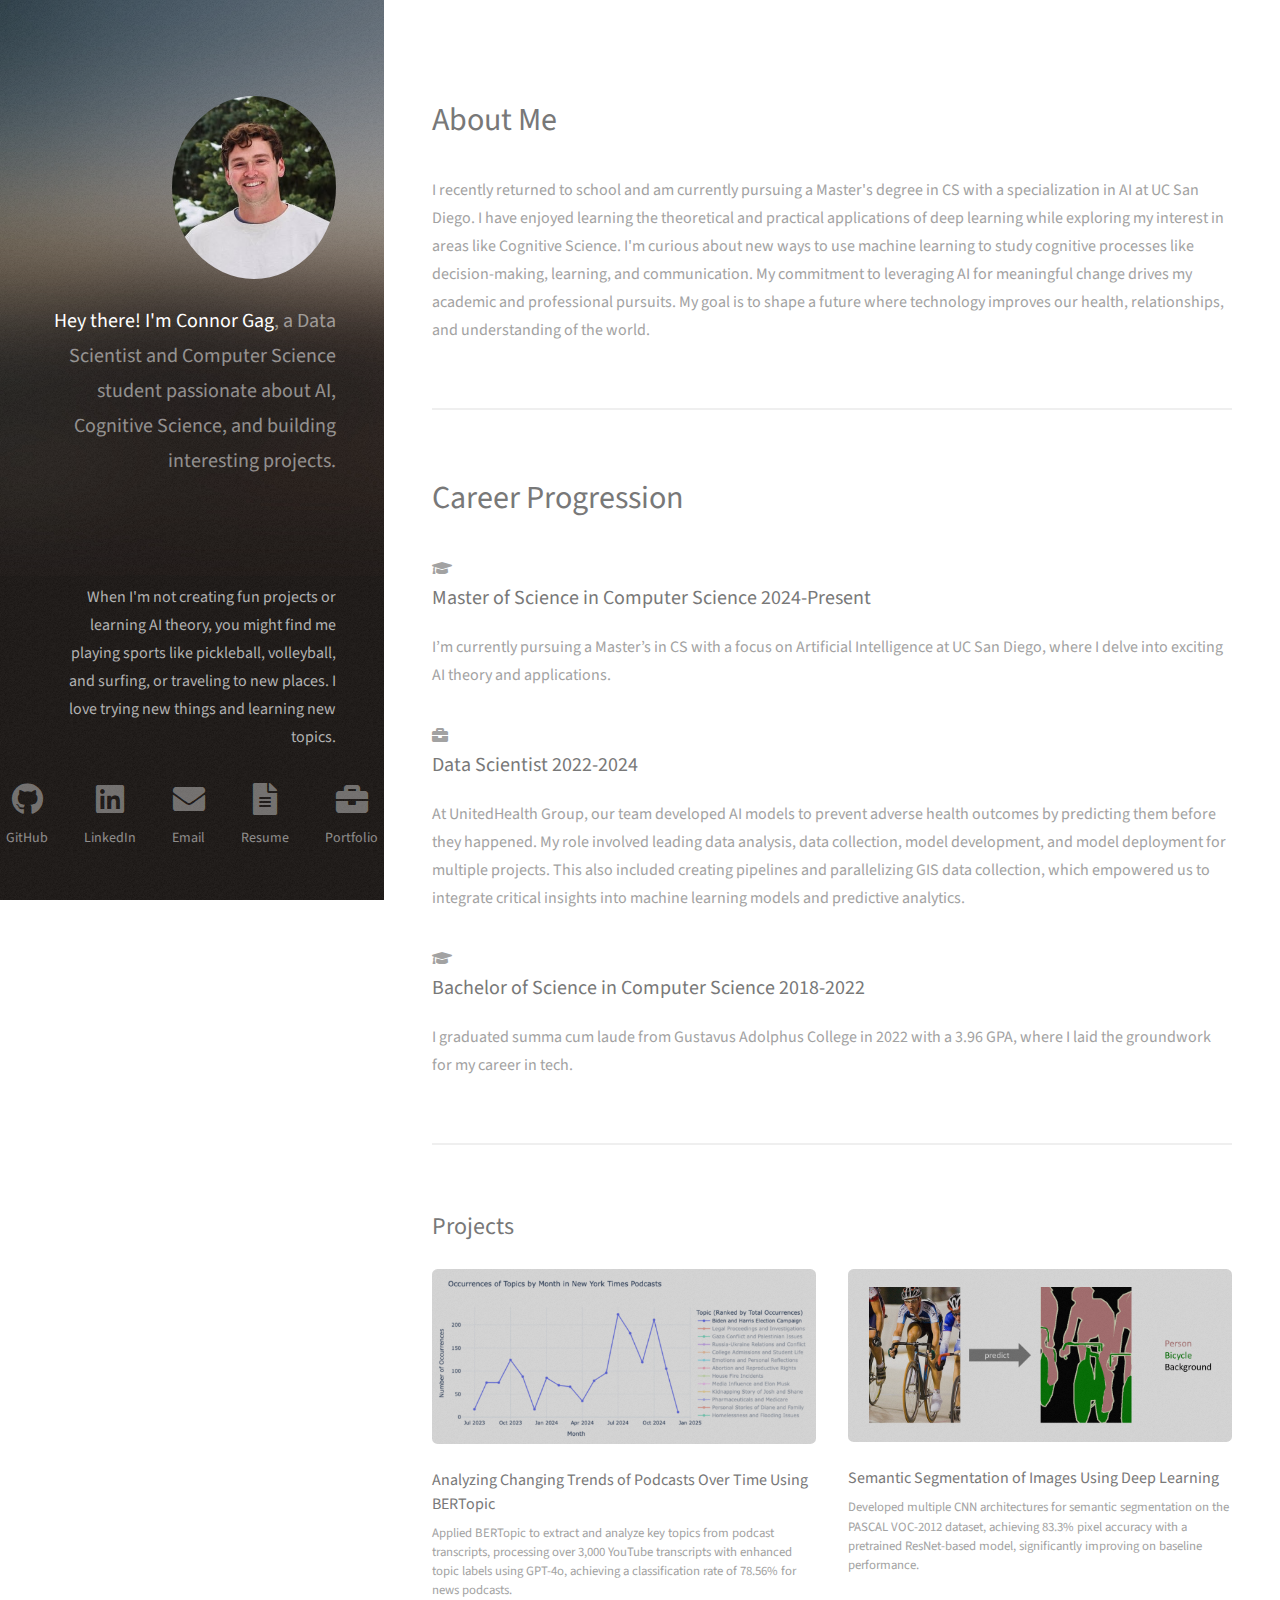
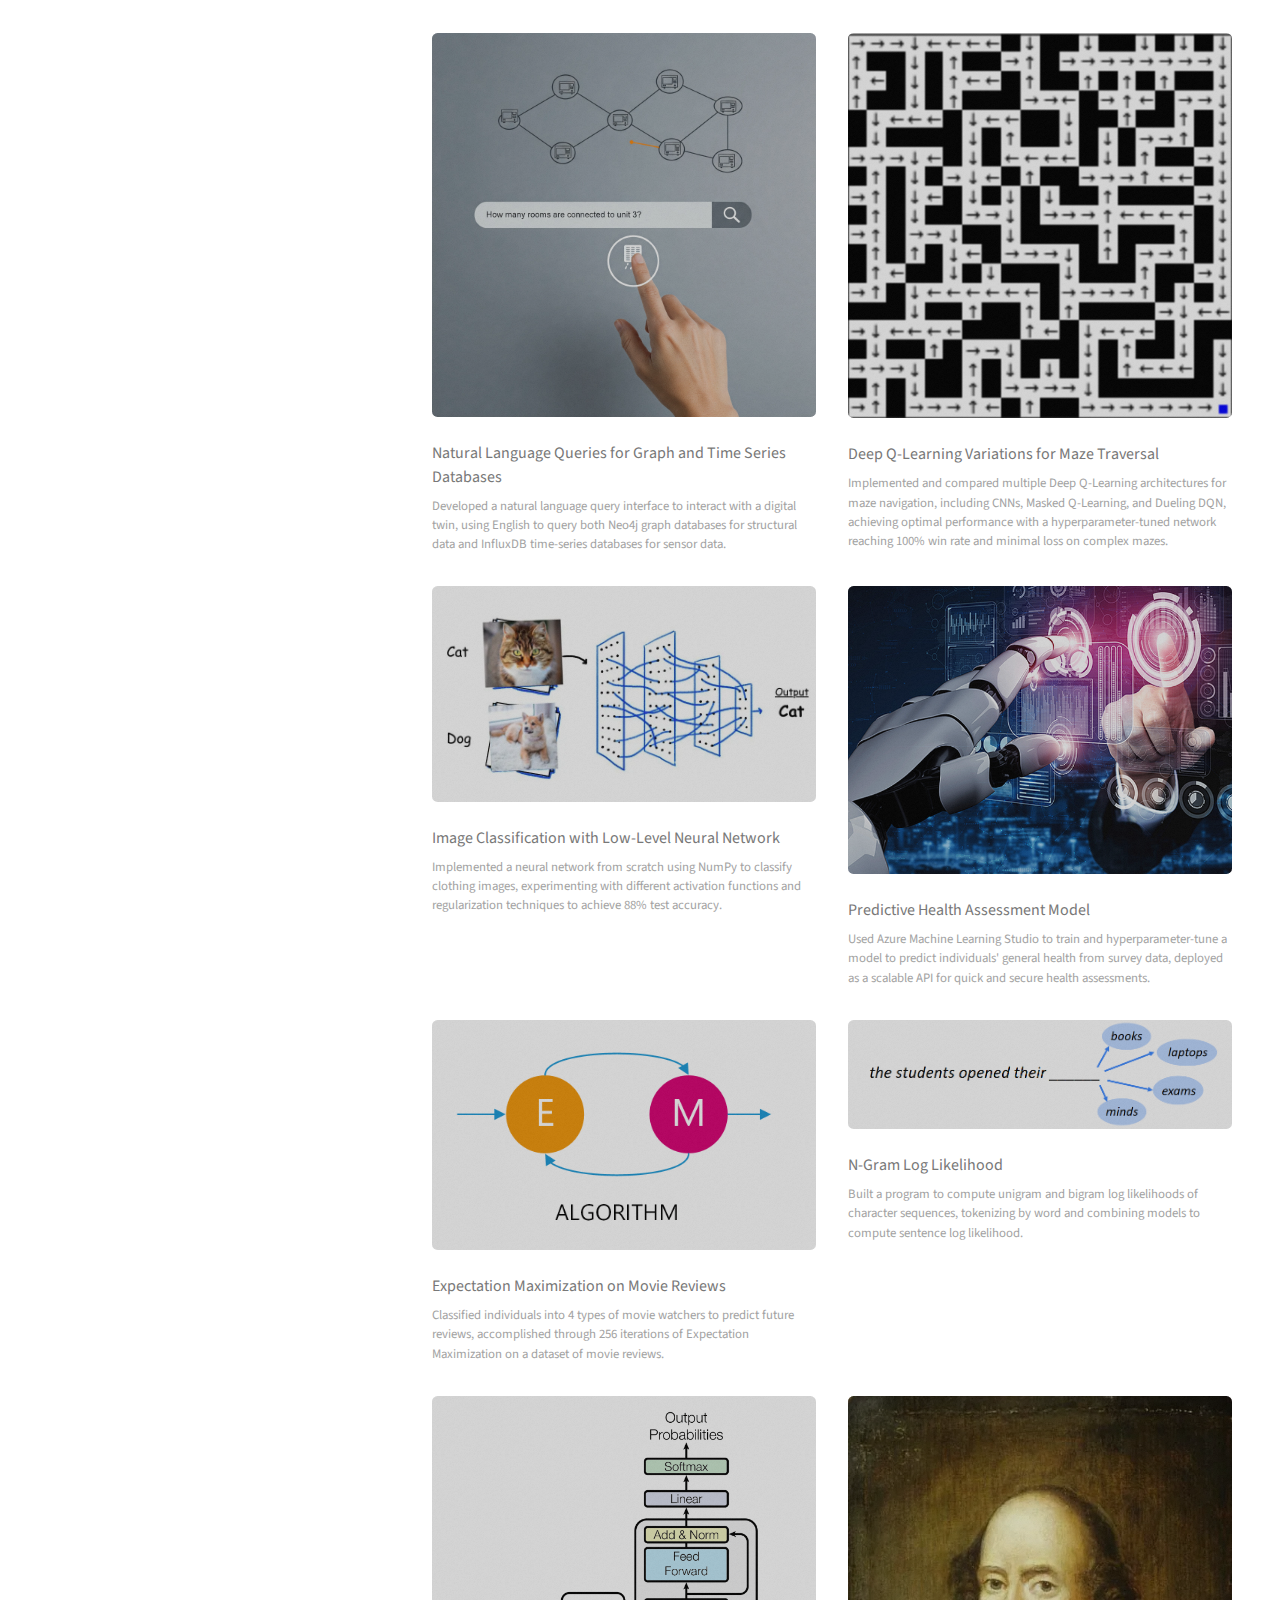
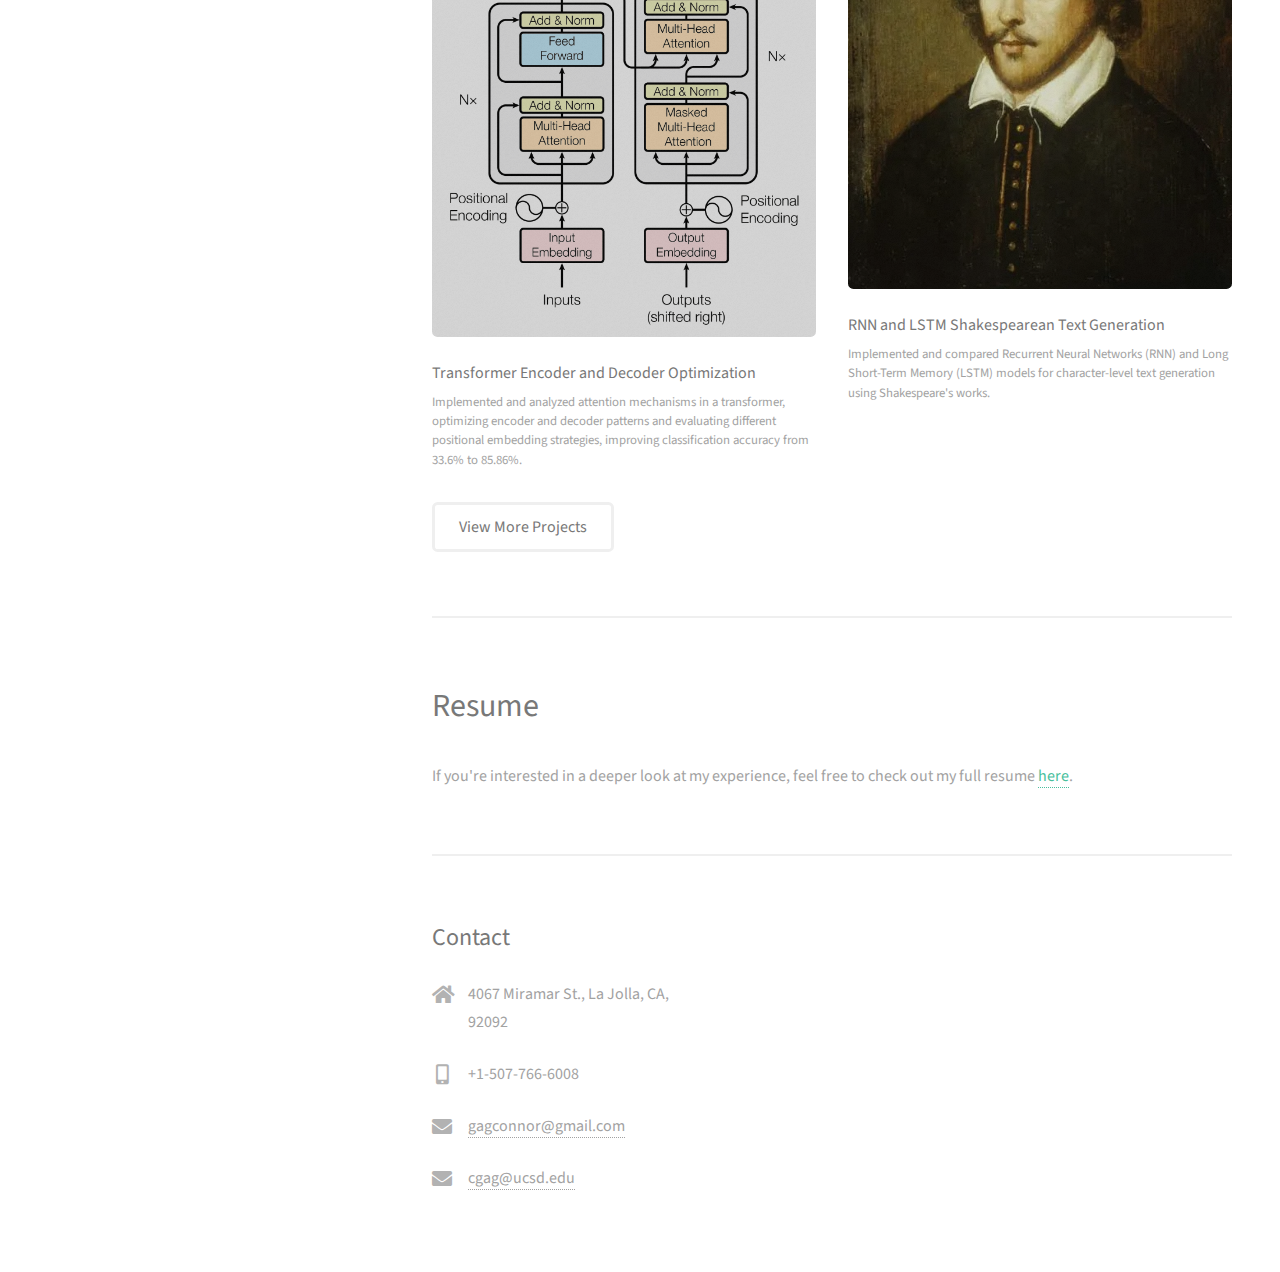
<file: index.html>
<!DOCTYPE HTML>
<!--
    My Personal Website
-->
<html>
<head>
    <title>Connor Gag</title>
    <meta charset="utf-8" />
    <meta name="viewport" content="width=device-width, initial-scale=1, user-scalable=no" />
    <link rel="stylesheet" href="assets/css/main.css" />
</head>
<body class="is-preload">

    <!-- Header -->
    <header id="header">
        <div class="inner">
            <a href="#" class="image avatar"><img src="images/thumbs/me_in_snow.jpeg" alt="Connor Gag" /></a>
            <h1><strong>Hey there! I'm Connor Gag</strong>, a Data Scientist and Computer Science student
            passionate about AI, Cognitive Science, and building interesting projects.</h1>
        </div>            
        <p>When I'm not creating fun projects or learning AI theory, you might find me playing sports like pickleball, volleyball, and surfing, or traveling to new places. I love trying new things and learning new topics.</p>

    </header>

    <!-- Main -->
    <div id="main">

        <!-- About Me -->
        <section id="about">
            <header class="major">
                <h2>About Me</h2>
            </header>
            <p>
                I recently returned to school and am currently pursuing a Master's degree in CS with a specialization in AI at UC San Diego. 
                I have enjoyed learning the theoretical and practical applications of deep learning while exploring my interest in areas like Cognitive Science.
                I'm curious about new ways to use machine learning to study cognitive processes like decision-making, learning, and communication. 
                My commitment to leveraging AI for meaningful change drives my academic and professional pursuits. 
                My goal is to shape a future where technology improves our health, relationships, and understanding of the world.
            </p>
        </section>

        <!-- Career Progression -->
        <section id="career">
            <header class="major">
                <h2>Career Progression</h2>
            </header>
            <div class="timeline">
                <div class="timeline-item">
                    <div class="timeline-icon">
                        <i class="icon solid fa-graduation-cap"></i>
                    </div>
                    <div class="timeline-content">
                        <h3>Master of Science in Computer Science 2024-Present</h3>
                        <p>I’m currently pursuing a Master’s in CS with a focus on Artificial Intelligence at UC San Diego, where I delve into exciting AI theory and applications.</p>
                    </div>
                </div>
                <div class="timeline-item">
                    <div class="timeline-icon">
                        <i class="icon solid fa-briefcase"></i>
                    </div>
                    <div class="timeline-content">
                        <h3>Data Scientist 2022-2024</h3>
                        <p>
                            At UnitedHealth Group, our team developed AI models to prevent adverse health outcomes by predicting them before they happened. 
                            My role involved leading data analysis, data collection, model development, and model deployment for multiple projects. 
                            This also included creating pipelines and parallelizing GIS data collection, which empowered us to integrate critical insights into machine learning models and predictive analytics.
                        </p>
                    </div>
                </div>
                <div class="timeline-item">
                    <div class="timeline-icon">
                        <i class="icon solid fa-graduation-cap"></i>
                    </div>
                    <div class="timeline-content">
                        <h3>Bachelor of Science in Computer Science 2018-2022</h3>
                        <p>I graduated summa cum laude from Gustavus Adolphus College in 2022 with a 3.96 GPA, where I laid the groundwork for my career in tech.</p>
                    </div>
                </div>
            </div>
        </section>

        <!-- Projects -->
        <section id="projects">
            <h2>Projects</h2>
            <div class="row">
                <article class="col-6 col-12-xsmall work-item">
                    <a href="https://github.com/connorgag/BERTopic-Podcast-Topic-Modeling" class="image fit thumb" target="_blank"><img src="images/thumbs/current_events.png" alt="BERTopic Podcast Topic Modeling" /></a>
                    <h3>Analyzing Changing Trends of Podcasts Over Time Using BERTopic</h3>
                    <p>Applied BERTopic to extract and analyze key topics from podcast transcripts, processing over 3,000 YouTube transcripts with enhanced topic labels using GPT-4o, achieving a classification rate of 78.56% for news podcasts.</p>
                </article>
                <article class="col-6 col-12-xsmall work-item">
                    <a href="https://github.com/connorgag/Semantic-Segmentation-of-Images" class="image fit thumb" target="_blank"><img src="images/thumbs/semantic_segmentation.png" alt="Semantic Segmentation of Images" /></a>
                    <h3>Semantic Segmentation of Images Using Deep Learning</h3>
                    <p>Developed multiple CNN architectures for semantic segmentation on the PASCAL VOC-2012 dataset, achieving 83.3% pixel accuracy with a pretrained ResNet-based model, significantly improving on baseline performance.</p>
                </article>
                <article class="col-6 col-12-xsmall work-item">
                    <a href="https://github.com/connorgag/Natural-Language-Queries-for-Graph-and-Time-Series-Databases" class="image fit thumb" target="_blank"><img src="images/thumbs/graph_ts_query.jpeg" alt="Graph and Time Series Query" /></a>
                    <h3>Natural Language Queries for Graph and Time Series Databases</h3>
                    <p>Developed a natural language query interface to interact with a digital twin, using English to query both Neo4j graph databases for structural data and InfluxDB time-series databases for sensor data.</p>
                </article>
                <article class="col-6 col-12-xsmall work-item">
                    <a href="https://github.com/connorgag/Deep-Q-Learning-on-a-Maze/blob/main/Report.pdf" class="image fit thumb" target="_blank"><img src="images/thumbs/good_policy.png" alt="Deep Q-Learning Maze Traversal" /></a>
                    <h3>Deep Q-Learning Variations for Maze Traversal</h3>
                    <p>Implemented and compared multiple Deep Q-Learning architectures for maze navigation, including CNNs, Masked Q-Learning, and Dueling DQN, achieving optimal performance with a hyperparameter-tuned network reaching 100% win rate and minimal loss on complex mazes.</p>
                </article>   
                <article class="col-6 col-12-xsmall work-item">
                    <a href="https://github.com/connorgag/Classifying-Fashion-MNIST-Using-a-Low-Level-Neural-Network" class="image fit thumb" target="_blank"><img src="images/thumbs/image_classification_example.webp" alt="Image Classification with Neural Network" /></a>
                    <h3>Image Classification with Low-Level Neural Network</h3>
                    <p>Implemented a neural network from scratch using NumPy to classify clothing images, experimenting with different activation functions and regularization techniques to achieve 88% test accuracy.</p>
                </article>
                <article class="col-6 col-12-xsmall work-item">
                    <a href="https://github.com/connorgag/Udacity-Machine-Learning-Engineer-Nanodegree/tree/main/Project_Three" class="image fit thumb" target="_blank"><img src="images/thumbs/mle.jpg" alt="Machine Learning Engineer Nanodegree" /></a>
                    <h3>Predictive Health Assessment Model</h3>
                    <p>Used Azure Machine Learning Studio to train and hyperparameter-tune a model to predict individuals' general health from survey data, deployed as a scalable API for quick and secure health assessments.</p>
                </article>
                <article class="col-6 col-12-xsmall work-item">
                    <a href="https://github.com/connorgag/Expectation-Maximization-on-Movie-Reviews" class="image fit thumb" target="_blank"><img src="images/thumbs/em.png" alt="Expectation Maximization on Movie Reviews" /></a>
                    <h3>Expectation Maximization on Movie Reviews</h3>
                    <p>Classified individuals into 4 types of movie watchers to predict future reviews, accomplished through 256 iterations of Expectation Maximization on a dataset of movie reviews.</p>
                </article>
                <article class="col-6 col-12-xsmall work-item">
                    <a href="https://github.com/connorgag/N-Gram-Log-Likelihood" class="image fit thumb" target="_blank"><img src="images/thumbs/ngram.webp" alt="N-Gram Log Likelihood" /></a>
                    <h3>N-Gram Log Likelihood</h3>
                    <p>Built a program to compute unigram and bigram log likelihoods of character sequences, tokenizing by word and combining models to compute sentence log likelihood.</p>
                </article>
                <article class="col-6 col-12-xsmall work-item">
                    <a href="https://github.com/connorgag/Low-Level-Transformer-Encoder-and-Decoder-Optimization" class="image fit thumb" target="_blank"><img src="images/thumbs/transformer.webp" alt="Transformer Architecture" /></a>
                    <h3>Transformer Encoder and Decoder Optimization</h3>
                    <p>Implemented and analyzed attention mechanisms in a transformer, optimizing encoder and decoder patterns and evaluating different positional embedding strategies, improving classification accuracy from 33.6% to 85.86%.</p>
                </article>
                <article class="col-6 col-12-xsmall work-item">
                    <a href="https://github.com/connorgag/RNN-and-LSTM-Shakespearean-Text-Generation/blob/main/report.pdf" class="image fit thumb" target="_blank"><img src="images/thumbs/shakespeare.webp" alt="RNN and LSTM Shakespearean Text Generation" /></a>
                    <h3>RNN and LSTM Shakespearean Text Generation</h3>
                    <p>Implemented and compared Recurrent Neural Networks (RNN) and Long Short-Term Memory (LSTM) models for character-level text generation using Shakespeare's works.</p>
                </article>         
            </div>
            <ul class="actions">
                <li><a href="https://github.com/connorgag" class="button">View More Projects</a></li>
            </ul>
        </section>

        <!-- Resume Section -->
        <section id="resume-link">
            <header class="major">
                <h2>Resume</h2>
            </header>
            <p>If you're interested in a deeper look at my experience, feel free to check out my full resume <a href="resume.html">here</a>.</p>
        </section>

        <!-- Contact -->
        <section id="contact">
            <h2>Contact</h2>
            <div class="row">
                <div class="col-4 col-12-small">
                    <ul class="labeled-icons">
                        <li>
                            <h3 class="icon solid fa-home"><span class="label">Address</span></h3>
                            4067 Miramar St., La Jolla, CA, 92092
                        </li>
                        <li>
                            <h3 class="icon solid fa-mobile-alt"><span class="label">Phone</span></h3>
                            +1-507-766-6008
                        </li>
                        <li>
                            <h3 class="icon solid fa-envelope"><span class="label">Email</span></h3>
                            <a href="mailto:gagconnor@gmail.com">gagconnor@gmail.com</a>
                        </li>
                        <li>
                        <h3 class="icon solid fa-envelope"><span class="label">Email</span></h3>
                        <a href="mailto:cgag@ucsd.edu">cgag@ucsd.edu</a> 
                        </li>
                    </ul>
                </div>
            </div>
        </section>

    </div>

<!-- Footer -->
<footer id="footer">
    <div class="inner">
        <ul class="icons">
            <li>
                <a href="https://github.com/connorgag" class="icon brands fa-github fa-lg" target="_blank"></a>
                <br><span>GitHub</span>
            </li>
            <li>
                <a href="https://www.linkedin.com/in/connorgag" class="icon brands fa-linkedin fa-lg" target="_blank"></a>
                <br><span>LinkedIn</span>
            </li>
            <li>
                <a href="mailto:gagconnor@gmail.com" class="icon solid fa-envelope fa-lg"></a>
                <br><span>Email</span>
            </li>
            <li>
                <a href="Connor_Gag_Resume_Full.pdf" class="icon solid fa-file-alt fa-lg" target="_blank"></a>
                <br><span>Resume</span>
            </li>
            <li>
                <a href="Connor_Gag_Portfolio.pdf" class="icon solid fa-briefcase fa-lg" target="_blank"></a>
                <br><span>Portfolio</span>
            </li>         
        </ul>
    </div>
</footer>







    <!-- Scripts -->
    <script src="assets/js/jquery.min.js"></script>
    <script src="assets/js/jquery.poptrox.min.js"></script>
    <script src="assets/js/browser.min.js"></script>
    <script src="assets/js/breakpoints.min.js"></script>
    <script src="assets/js/util.js"></script>
    <script src="assets/js/main.js"></script>

</body>
</html>
</file>
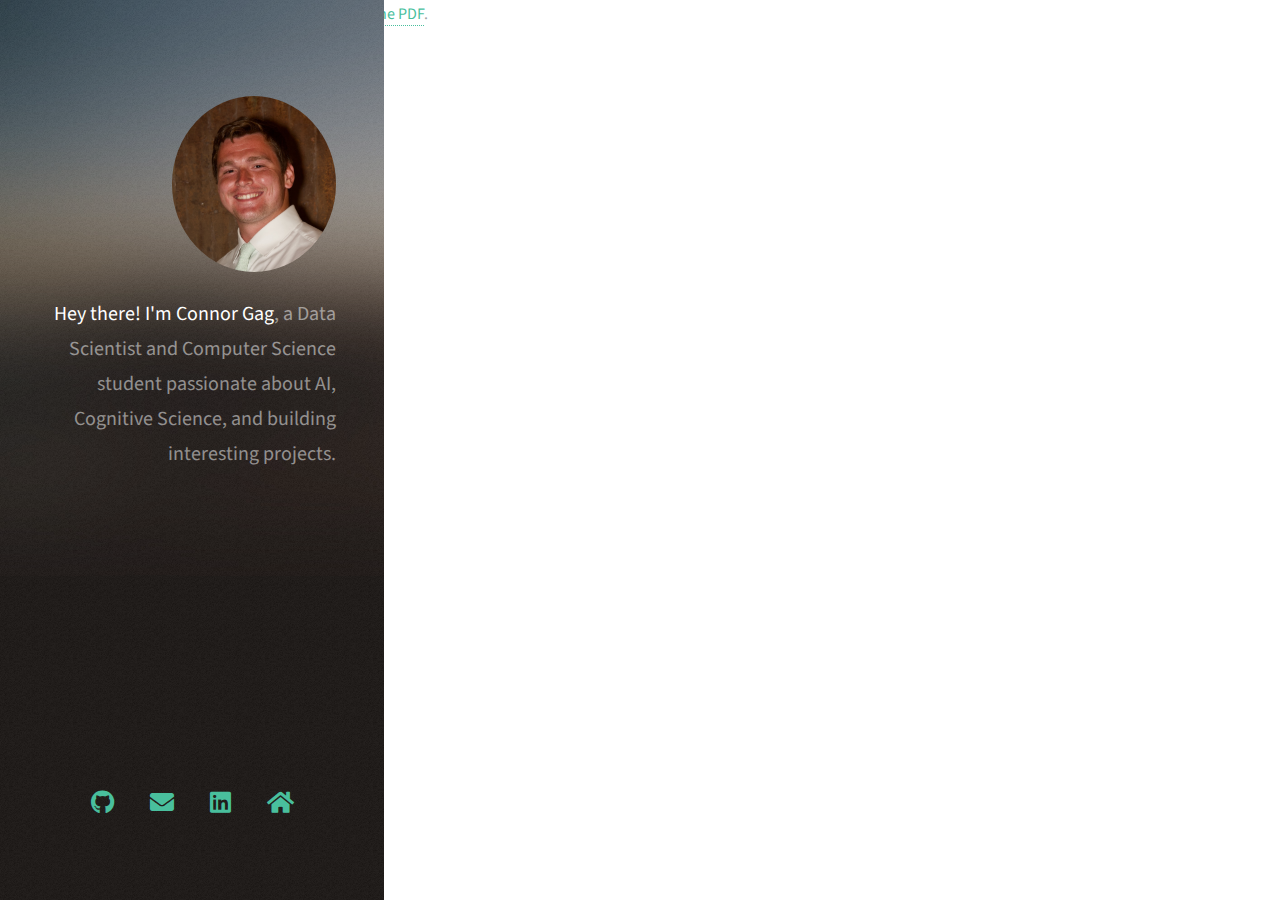
<file: resume.html>
<!DOCTYPE html>
<html>
<head>
    <title>Connor Gag - Resume</title>
    <link rel="stylesheet" href="assets/css/main.css" />
    <style>
        body {
            display: flex;
            flex-direction: column;
            min-height: 100vh;
        }
        #resume {
            flex-grow: 1;
        }
    </style>
</head>
<body>

    <!-- Header -->
    <header id="header">
        <div class="inner">
            <a href="#" class="image avatar"><img src="images/thumbs/Connor_Gag_Picture.jpeg" alt="Connor Gag" /></a>
            <h1><strong>Hey there! I'm Connor Gag</strong>, a Data Scientist and Computer Science student
            passionate about AI, Cognitive Science, and building interesting projects.</h1>
        </div>     
        <div class="social-links">
            <ul class="icons">
                <li><a href="https://github.com/connorgag" class="icon brands fa-github"><span class="label">Github</span></a></li>
                <li><a href="mailto:gagconnor@gmail.com" class="icon solid fa-envelope"><span class="label">Email</span></a></li>
                <li><a href="www.linkedin.com/in/connorgag" class="icon brands fa-linkedin"><span class="label">LinkedIn</span></a></li>
                <li><a href="index.html" class="icon solid fa-home"><span class="label">Home</span></a></li> <!-- Link back to main page -->
            </ul>
        </div>
    </header>

    <!-- Resume PDF -->
    <section id="resume">
        <div class="inner">
            <object data="Connor_Gag_Resume_Full.pdf" type="application/pdf" width="100%" height="800px">
                <p>Your browser does not support PDFs. Please <a href="Connor_Gag_Resume_Full.pdf" target="_blank">download the PDF</a>.</p>
            </object>
        </div>
    </section>

    <!-- Footer -->
    <footer id="footer">
        <div class="inner">
        </div>
    </footer>

</body>
</html>
</file>
<file: assets/css/main.css>
@import url("fontawesome-all.min.css");
@import url("https://fonts.googleapis.com/css?family=Source+Sans+Pro:400,400italic");

/*
	Strata by HTML5 UP
	html5up.net | @ajlkn
	Free for personal and commercial use under the CCA 3.0 license (html5up.net/license)
*/

html, body, div, span, applet, object,
iframe, h1, h2, h3, h4, h5, h6, p, blockquote,
pre, a, abbr, acronym, address, big, cite,
code, del, dfn, em, img, ins, kbd, q, s, samp,
small, strike, strong, sub, sup, tt, var, b,
u, i, center, dl, dt, dd, ol, ul, li, fieldset,
form, label, legend, table, caption, tbody,
tfoot, thead, tr, th, td, article, aside,
canvas, details, embed, figure, figcaption,
footer, header, hgroup, menu, nav, output, ruby,
section, summary, time, mark, audio, video {
	margin: 0;
	padding: 0;
	border: 0;
	font-size: 100%;
	font: inherit;
	vertical-align: baseline;}

article, aside, details, figcaption, figure,
footer, header, hgroup, menu, nav, section {
	display: block;}

body {
	line-height: 1;
}

ol, ul {
	list-style: none;
}

blockquote, q {
	quotes: none;
}

	blockquote:before, blockquote:after, q:before, q:after {
		content: '';
		content: none;
	}

table {
	border-collapse: collapse;
	border-spacing: 0;
}

body {
	-webkit-text-size-adjust: none;
}

mark {
	background-color: transparent;
	color: inherit;
}

input::-moz-focus-inner {
	border: 0;
	padding: 0;
}

input, select, textarea {
	-moz-appearance: none;
	-webkit-appearance: none;
	-ms-appearance: none;
	appearance: none;
}

/* Basic */

	html {
		box-sizing: border-box;
	}

	*, *:before, *:after {
		box-sizing: inherit;
	}

	body {
		background: #fff;
	}

		body.is-preload *, body.is-preload *:before, body.is-preload *:after {
			-moz-animation: none !important;
			-webkit-animation: none !important;
			-ms-animation: none !important;
			animation: none !important;
			-moz-transition: none !important;
			-webkit-transition: none !important;
			-ms-transition: none !important;
			transition: none !important;
		}

	body, input, select, textarea {
		color: #a2a2a2;
		font-family: "Source Sans Pro", Helvetica, sans-serif;
		font-size: 16pt;
		font-weight: 400;
		line-height: 1.75em;
	}

	a {
		-moz-transition: color 0.2s ease-in-out, border-color 0.2s ease-in-out;
		-webkit-transition: color 0.2s ease-in-out, border-color 0.2s ease-in-out;
		-ms-transition: color 0.2s ease-in-out, border-color 0.2s ease-in-out;
		transition: color 0.2s ease-in-out, border-color 0.2s ease-in-out;
		border-bottom: dotted 1px;
		color: #49bf9d;
		text-decoration: none;
	}

		a:hover {
			border-bottom-color: transparent;
			color: #49bf9d !important;
			text-decoration: none;
		}

	strong, b {
		color: #787878;
		font-weight: 400;
	}

	em, i {
		font-style: italic;
	}

	p {
		margin: 0 0 2em 0;
	}

	h1, h2, h3, h4, h5, h6 {
		color: #787878;
		font-weight: 400;
		line-height: 1em;
		margin: 0 0 1em 0;
	}

		h1 a, h2 a, h3 a, h4 a, h5 a, h6 a {
			color: inherit;
			text-decoration: none;
		}

	h1 {
		font-size: 2em;
		line-height: 1.5em;
	}

	h2 {
		font-size: 1.5em;
		line-height: 1.5em;
	}

	h3 {
		font-size: 1.25em;
		line-height: 1.5em;
	}

	h4 {
		font-size: 1.1em;
		line-height: 1.5em;
	}

	h5 {
		font-size: 0.9em;
		line-height: 1.5em;
	}

	h6 {
		font-size: 0.7em;
		line-height: 1.5em;
	}

	sub {
		font-size: 0.8em;
		position: relative;
		top: 0.5em;
	}

	sup {
		font-size: 0.8em;
		position: relative;
		top: -0.5em;
	}

	hr {
		border: 0;
		border-bottom: solid 2px #efefef;
		margin: 2em 0;
	}

		hr.major {
			margin: 3em 0;
		}

	blockquote {
		border-left: solid 6px #efefef;
		font-style: italic;
		margin: 0 0 2em 0;
		padding: 0.5em 0 0.5em 1.5em;
	}

	code {
		background: #f7f7f7;
		border-radius: 0.35em;
		border: solid 2px #efefef;
		font-family: "Courier New", monospace;
		font-size: 0.9em;
		margin: 0 0.25em;
		padding: 0.25em 0.65em;
	}

	pre {
		-webkit-overflow-scrolling: touch;
		font-family: "Courier New", monospace;
		font-size: 0.9em;
		margin: 0 0 2em 0;
	}

		pre code {
			display: block;
			line-height: 1.75em;
			padding: 1em 1.5em;
			overflow-x: auto;
		}

	.align-left {
		text-align: left;
	}

	.align-center {
		text-align: center;
	}

	.align-right {
		text-align: right;
	}

/* Container */

	.container {
		margin: 0 auto;
		max-width: calc(100% - 4em);
		width: 100%;
	}

		.container.xsmall {
			width: 25%;
		}

		.container.small {
			width: 50%;
		}

		.container.medium {
			width: 75%;
		}

		.container.large {
			width: 125%;
		}

		.container.xlarge {
			width: 150%;
		}

		.container.max {
			width: 100%;
		}

		@media screen and (max-width: 980px) {

			.container {
				width: 100% !important;
				max-width: 100% !important;
			}

		}

		@media screen and (max-width: 480px) {

			.container {
				max-width: calc(100% - 3em);
			}

		}

/* Row */

	.row {
		display: flex;
		flex-wrap: wrap;
		box-sizing: border-box;
		align-items: stretch;
	}

		.row > * {
			box-sizing: border-box;
		}

		.row.gtr-uniform > * > :last-child {
			margin-bottom: 0;
		}

		.row.aln-left {
			justify-content: flex-start;
		}

		.row.aln-center {
			justify-content: center;
		}

		.row.aln-right {
			justify-content: flex-end;
		}

		.row.aln-top {
			align-items: flex-start;
		}

		.row.aln-middle {
			align-items: center;
		}

		.row.aln-bottom {
			align-items: flex-end;
		}

		.row > .imp {
			order: -1;
		}

		.row > .col-1 {
			width: 8.33333%;
		}

		.row > .off-1 {
			margin-left: 8.33333%;
		}

		.row > .col-2 {
			width: 16.66667%;
		}

		.row > .off-2 {
			margin-left: 16.66667%;
		}

		.row > .col-3 {
			width: 25%;
		}

		.row > .off-3 {
			margin-left: 25%;
		}

		.row > .col-4 {
			width: 33.33333%;
		}

		.row > .off-4 {
			margin-left: 33.33333%;
		}

		.row > .col-5 {
			width: 41.66667%;
		}

		.row > .off-5 {
			margin-left: 41.66667%;
		}

		.row > .col-6 {
			width: 50%;
		}

		.row > .off-6 {
			margin-left: 50%;
		}

		.row > .col-7 {
			width: 58.33333%;
		}

		.row > .off-7 {
			margin-left: 58.33333%;
		}

		.row > .col-8 {
			width: 66.66667%;
		}

		.row > .off-8 {
			margin-left: 66.66667%;
		}

		.row > .col-9 {
			width: 75%;
		}

		.row > .off-9 {
			margin-left: 75%;
		}

		.row > .col-10 {
			width: 83.33333%;
		}

		.row > .off-10 {
			margin-left: 83.33333%;
		}

		.row > .col-11 {
			width: 91.66667%;
		}

		.row > .off-11 {
			margin-left: 91.66667%;
		}

		.row > .col-12 {
			width: 100%;
		}

		.row > .off-12 {
			margin-left: 100%;
		}

		.row.gtr-0 {
			margin-top: 0;
			margin-left: 0em;
		}

			.row.gtr-0 > * {
				padding: 0 0 0 0em;
			}

			.row.gtr-0.gtr-uniform {
				margin-top: 0em;
			}

				.row.gtr-0.gtr-uniform > * {
					padding-top: 0em;
				}

		.row.gtr-25 {
			margin-top: 0;
			margin-left: -0.625em;
		}

			.row.gtr-25 > * {
				padding: 0 0 0 0.625em;
			}

			.row.gtr-25.gtr-uniform {
				margin-top: -0.625em;
			}

				.row.gtr-25.gtr-uniform > * {
					padding-top: 0.625em;
				}

		.row.gtr-50 {
			margin-top: 0;
			margin-left: -1.25em;
		}

			.row.gtr-50 > * {
				padding: 0 0 0 1.25em;
			}

			.row.gtr-50.gtr-uniform {
				margin-top: -1.25em;
			}

				.row.gtr-50.gtr-uniform > * {
					padding-top: 1.25em;
				}

		.row {
			margin-top: 0;
			margin-left: -2.5em;
		}

			.row > * {
				padding: 0 0 0 2.5em;
			}

			.row.gtr-uniform {
				margin-top: -2.5em;
			}

				.row.gtr-uniform > * {
					padding-top: 2.5em;
				}

		.row.gtr-150 {
			margin-top: 0;
			margin-left: -3.75em;
		}

			.row.gtr-150 > * {
				padding: 0 0 0 3.75em;
			}

			.row.gtr-150.gtr-uniform {
				margin-top: -3.75em;
			}

				.row.gtr-150.gtr-uniform > * {
					padding-top: 3.75em;
				}

		.row.gtr-200 {
			margin-top: 0;
			margin-left: -5em;
		}

			.row.gtr-200 > * {
				padding: 0 0 0 5em;
			}

			.row.gtr-200.gtr-uniform {
				margin-top: -5em;
			}

				.row.gtr-200.gtr-uniform > * {
					padding-top: 5em;
				}

		@media screen and (max-width: 1800px) {

			.row {
				display: flex;
				flex-wrap: wrap;
				box-sizing: border-box;
				align-items: stretch;
			}

				.row > * {
					box-sizing: border-box;
				}

				.row.gtr-uniform > * > :last-child {
					margin-bottom: 0;
				}

				.row.aln-left {
					justify-content: flex-start;
				}

				.row.aln-center {
					justify-content: center;
				}

				.row.aln-right {
					justify-content: flex-end;
				}

				.row.aln-top {
					align-items: flex-start;
				}

				.row.aln-middle {
					align-items: center;
				}

				.row.aln-bottom {
					align-items: flex-end;
				}

				.row > .imp-xlarge {
					order: -1;
				}

				.row > .col-1-xlarge {
					width: 8.33333%;
				}

				.row > .off-1-xlarge {
					margin-left: 8.33333%;
				}

				.row > .col-2-xlarge {
					width: 16.66667%;
				}

				.row > .off-2-xlarge {
					margin-left: 16.66667%;
				}

				.row > .col-3-xlarge {
					width: 25%;
				}

				.row > .off-3-xlarge {
					margin-left: 25%;
				}

				.row > .col-4-xlarge {
					width: 33.33333%;
				}

				.row > .off-4-xlarge {
					margin-left: 33.33333%;
				}

				.row > .col-5-xlarge {
					width: 41.66667%;
				}

				.row > .off-5-xlarge {
					margin-left: 41.66667%;
				}

				.row > .col-6-xlarge {
					width: 50%;
				}

				.row > .off-6-xlarge {
					margin-left: 50%;
				}

				.row > .col-7-xlarge {
					width: 58.33333%;
				}

				.row > .off-7-xlarge {
					margin-left: 58.33333%;
				}

				.row > .col-8-xlarge {
					width: 66.66667%;
				}

				.row > .off-8-xlarge {
					margin-left: 66.66667%;
				}

				.row > .col-9-xlarge {
					width: 75%;
				}

				.row > .off-9-xlarge {
					margin-left: 75%;
				}

				.row > .col-10-xlarge {
					width: 83.33333%;
				}

				.row > .off-10-xlarge {
					margin-left: 83.33333%;
				}

				.row > .col-11-xlarge {
					width: 91.66667%;
				}

				.row > .off-11-xlarge {
					margin-left: 91.66667%;
				}

				.row > .col-12-xlarge {
					width: 100%;
				}

				.row > .off-12-xlarge {
					margin-left: 100%;
				}

				.row.gtr-0 {
					margin-top: 0;
					margin-left: 0em;
				}

					.row.gtr-0 > * {
						padding: 0 0 0 0em;
					}

					.row.gtr-0.gtr-uniform {
						margin-top: 0em;
					}

						.row.gtr-0.gtr-uniform > * {
							padding-top: 0em;
						}

				.row.gtr-25 {
					margin-top: 0;
					margin-left: -0.625em;
				}

					.row.gtr-25 > * {
						padding: 0 0 0 0.625em;
					}

					.row.gtr-25.gtr-uniform {
						margin-top: -0.625em;
					}

						.row.gtr-25.gtr-uniform > * {
							padding-top: 0.625em;
						}

				.row.gtr-50 {
					margin-top: 0;
					margin-left: -1.25em;
				}

					.row.gtr-50 > * {
						padding: 0 0 0 1.25em;
					}

					.row.gtr-50.gtr-uniform {
						margin-top: -1.25em;
					}

						.row.gtr-50.gtr-uniform > * {
							padding-top: 1.25em;
						}

				.row {
					margin-top: 0;
					margin-left: -2.5em;
				}

					.row > * {
						padding: 0 0 0 2.5em;
					}

					.row.gtr-uniform {
						margin-top: -2.5em;
					}

						.row.gtr-uniform > * {
							padding-top: 2.5em;
						}

				.row.gtr-150 {
					margin-top: 0;
					margin-left: -3.75em;
				}

					.row.gtr-150 > * {
						padding: 0 0 0 3.75em;
					}

					.row.gtr-150.gtr-uniform {
						margin-top: -3.75em;
					}

						.row.gtr-150.gtr-uniform > * {
							padding-top: 3.75em;
						}

				.row.gtr-200 {
					margin-top: 0;
					margin-left: -5em;
				}

					.row.gtr-200 > * {
						padding: 0 0 0 5em;
					}

					.row.gtr-200.gtr-uniform {
						margin-top: -5em;
					}

						.row.gtr-200.gtr-uniform > * {
							padding-top: 5em;
						}

		}

		@media screen and (max-width: 1280px) {

			.row {
				display: flex;
				flex-wrap: wrap;
				box-sizing: border-box;
				align-items: stretch;
			}

				.row > * {
					box-sizing: border-box;
				}

				.row.gtr-uniform > * > :last-child {
					margin-bottom: 0;
				}

				.row.aln-left {
					justify-content: flex-start;
				}

				.row.aln-center {
					justify-content: center;
				}

				.row.aln-right {
					justify-content: flex-end;
				}

				.row.aln-top {
					align-items: flex-start;
				}

				.row.aln-middle {
					align-items: center;
				}

				.row.aln-bottom {
					align-items: flex-end;
				}

				.row > .imp-large {
					order: -1;
				}

				.row > .col-1-large {
					width: 8.33333%;
				}

				.row > .off-1-large {
					margin-left: 8.33333%;
				}

				.row > .col-2-large {
					width: 16.66667%;
				}

				.row > .off-2-large {
					margin-left: 16.66667%;
				}

				.row > .col-3-large {
					width: 25%;
				}

				.row > .off-3-large {
					margin-left: 25%;
				}

				.row > .col-4-large {
					width: 33.33333%;
				}

				.row > .off-4-large {
					margin-left: 33.33333%;
				}

				.row > .col-5-large {
					width: 41.66667%;
				}

				.row > .off-5-large {
					margin-left: 41.66667%;
				}

				.row > .col-6-large {
					width: 50%;
				}

				.row > .off-6-large {
					margin-left: 50%;
				}

				.row > .col-7-large {
					width: 58.33333%;
				}

				.row > .off-7-large {
					margin-left: 58.33333%;
				}

				.row > .col-8-large {
					width: 66.66667%;
				}

				.row > .off-8-large {
					margin-left: 66.66667%;
				}

				.row > .col-9-large {
					width: 75%;
				}

				.row > .off-9-large {
					margin-left: 75%;
				}

				.row > .col-10-large {
					width: 83.33333%;
				}

				.row > .off-10-large {
					margin-left: 83.33333%;
				}

				.row > .col-11-large {
					width: 91.66667%;
				}

				.row > .off-11-large {
					margin-left: 91.66667%;
				}

				.row > .col-12-large {
					width: 100%;
				}

				.row > .off-12-large {
					margin-left: 100%;
				}

				.row.gtr-0 {
					margin-top: 0;
					margin-left: 0em;
				}

					.row.gtr-0 > * {
						padding: 0 0 0 0em;
					}

					.row.gtr-0.gtr-uniform {
						margin-top: 0em;
					}

						.row.gtr-0.gtr-uniform > * {
							padding-top: 0em;
						}

				.row.gtr-25 {
					margin-top: 0;
					margin-left: -0.5em;
				}

					.row.gtr-25 > * {
						padding: 0 0 0 0.5em;
					}

					.row.gtr-25.gtr-uniform {
						margin-top: -0.5em;
					}

						.row.gtr-25.gtr-uniform > * {
							padding-top: 0.5em;
						}

				.row.gtr-50 {
					margin-top: 0;
					margin-left: -1em;
				}

					.row.gtr-50 > * {
						padding: 0 0 0 1em;
					}

					.row.gtr-50.gtr-uniform {
						margin-top: -1em;
					}

						.row.gtr-50.gtr-uniform > * {
							padding-top: 1em;
						}

				.row {
					margin-top: 0;
					margin-left: -2em;
				}

					.row > * {
						padding: 0 0 0 2em;
					}

					.row.gtr-uniform {
						margin-top: -2em;
					}

						.row.gtr-uniform > * {
							padding-top: 2em;
						}

				.row.gtr-150 {
					margin-top: 0;
					margin-left: -3em;
				}

					.row.gtr-150 > * {
						padding: 0 0 0 3em;
					}

					.row.gtr-150.gtr-uniform {
						margin-top: -3em;
					}

						.row.gtr-150.gtr-uniform > * {
							padding-top: 3em;
						}

				.row.gtr-200 {
					margin-top: 0;
					margin-left: -4em;
				}

					.row.gtr-200 > * {
						padding: 0 0 0 4em;
					}

					.row.gtr-200.gtr-uniform {
						margin-top: -4em;
					}

						.row.gtr-200.gtr-uniform > * {
							padding-top: 4em;
						}

		}

		@media screen and (max-width: 980px) {

			.row {
				display: flex;
				flex-wrap: wrap;
				box-sizing: border-box;
				align-items: stretch;
			}

				.row > * {
					box-sizing: border-box;
				}

				.row.gtr-uniform > * > :last-child {
					margin-bottom: 0;
				}

				.row.aln-left {
					justify-content: flex-start;
				}

				.row.aln-center {
					justify-content: center;
				}

				.row.aln-right {
					justify-content: flex-end;
				}

				.row.aln-top {
					align-items: flex-start;
				}

				.row.aln-middle {
					align-items: center;
				}

				.row.aln-bottom {
					align-items: flex-end;
				}

				.row > .imp-medium {
					order: -1;
				}

				.row > .col-1-medium {
					width: 8.33333%;
				}

				.row > .off-1-medium {
					margin-left: 8.33333%;
				}

				.row > .col-2-medium {
					width: 16.66667%;
				}

				.row > .off-2-medium {
					margin-left: 16.66667%;
				}

				.row > .col-3-medium {
					width: 25%;
				}

				.row > .off-3-medium {
					margin-left: 25%;
				}

				.row > .col-4-medium {
					width: 33.33333%;
				}

				.row > .off-4-medium {
					margin-left: 33.33333%;
				}

				.row > .col-5-medium {
					width: 41.66667%;
				}

				.row > .off-5-medium {
					margin-left: 41.66667%;
				}

				.row > .col-6-medium {
					width: 50%;
				}

				.row > .off-6-medium {
					margin-left: 50%;
				}

				.row > .col-7-medium {
					width: 58.33333%;
				}

				.row > .off-7-medium {
					margin-left: 58.33333%;
				}

				.row > .col-8-medium {
					width: 66.66667%;
				}

				.row > .off-8-medium {
					margin-left: 66.66667%;
				}

				.row > .col-9-medium {
					width: 75%;
				}

				.row > .off-9-medium {
					margin-left: 75%;
				}

				.row > .col-10-medium {
					width: 83.33333%;
				}

				.row > .off-10-medium {
					margin-left: 83.33333%;
				}

				.row > .col-11-medium {
					width: 91.66667%;
				}

				.row > .off-11-medium {
					margin-left: 91.66667%;
				}

				.row > .col-12-medium {
					width: 100%;
				}

				.row > .off-12-medium {
					margin-left: 100%;
				}

				.row.gtr-0 {
					margin-top: 0;
					margin-left: 0em;
				}

					.row.gtr-0 > * {
						padding: 0 0 0 0em;
					}

					.row.gtr-0.gtr-uniform {
						margin-top: 0em;
					}

						.row.gtr-0.gtr-uniform > * {
							padding-top: 0em;
						}

				.row.gtr-25 {
					margin-top: 0;
					margin-left: -0.5em;
				}

					.row.gtr-25 > * {
						padding: 0 0 0 0.5em;
					}

					.row.gtr-25.gtr-uniform {
						margin-top: -0.5em;
					}

						.row.gtr-25.gtr-uniform > * {
							padding-top: 0.5em;
						}

				.row.gtr-50 {
					margin-top: 0;
					margin-left: -1em;
				}

					.row.gtr-50 > * {
						padding: 0 0 0 1em;
					}

					.row.gtr-50.gtr-uniform {
						margin-top: -1em;
					}

						.row.gtr-50.gtr-uniform > * {
							padding-top: 1em;
						}

				.row {
					margin-top: 0;
					margin-left: -2em;
				}

					.row > * {
						padding: 0 0 0 2em;
					}

					.row.gtr-uniform {
						margin-top: -2em;
					}

						.row.gtr-uniform > * {
							padding-top: 2em;
						}

				.row.gtr-150 {
					margin-top: 0;
					margin-left: -3em;
				}

					.row.gtr-150 > * {
						padding: 0 0 0 3em;
					}

					.row.gtr-150.gtr-uniform {
						margin-top: -3em;
					}

						.row.gtr-150.gtr-uniform > * {
							padding-top: 3em;
						}

				.row.gtr-200 {
					margin-top: 0;
					margin-left: -4em;
				}

					.row.gtr-200 > * {
						padding: 0 0 0 4em;
					}

					.row.gtr-200.gtr-uniform {
						margin-top: -4em;
					}

						.row.gtr-200.gtr-uniform > * {
							padding-top: 4em;
						}

		}

		@media screen and (max-width: 736px) {

			.row {
				display: flex;
				flex-wrap: wrap;
				box-sizing: border-box;
				align-items: stretch;
			}

				.row > * {
					box-sizing: border-box;
				}

				.row.gtr-uniform > * > :last-child {
					margin-bottom: 0;
				}

				.row.aln-left {
					justify-content: flex-start;
				}

				.row.aln-center {
					justify-content: center;
				}

				.row.aln-right {
					justify-content: flex-end;
				}

				.row.aln-top {
					align-items: flex-start;
				}

				.row.aln-middle {
					align-items: center;
				}

				.row.aln-bottom {
					align-items: flex-end;
				}

				.row > .imp-small {
					order: -1;
				}

				.row > .col-1-small {
					width: 8.33333%;
				}

				.row > .off-1-small {
					margin-left: 8.33333%;
				}

				.row > .col-2-small {
					width: 16.66667%;
				}

				.row > .off-2-small {
					margin-left: 16.66667%;
				}

				.row > .col-3-small {
					width: 25%;
				}

				.row > .off-3-small {
					margin-left: 25%;
				}

				.row > .col-4-small {
					width: 33.33333%;
				}

				.row > .off-4-small {
					margin-left: 33.33333%;
				}

				.row > .col-5-small {
					width: 41.66667%;
				}

				.row > .off-5-small {
					margin-left: 41.66667%;
				}

				.row > .col-6-small {
					width: 50%;
				}

				.row > .off-6-small {
					margin-left: 50%;
				}

				.row > .col-7-small {
					width: 58.33333%;
				}

				.row > .off-7-small {
					margin-left: 58.33333%;
				}

				.row > .col-8-small {
					width: 66.66667%;
				}

				.row > .off-8-small {
					margin-left: 66.66667%;
				}

				.row > .col-9-small {
					width: 75%;
				}

				.row > .off-9-small {
					margin-left: 75%;
				}

				.row > .col-10-small {
					width: 83.33333%;
				}

				.row > .off-10-small {
					margin-left: 83.33333%;
				}

				.row > .col-11-small {
					width: 91.66667%;
				}

				.row > .off-11-small {
					margin-left: 91.66667%;
				}

				.row > .col-12-small {
					width: 100%;
				}

				.row > .off-12-small {
					margin-left: 100%;
				}

				.row.gtr-0 {
					margin-top: 0;
					margin-left: 0em;
				}

					.row.gtr-0 > * {
						padding: 0 0 0 0em;
					}

					.row.gtr-0.gtr-uniform {
						margin-top: 0em;
					}

						.row.gtr-0.gtr-uniform > * {
							padding-top: 0em;
						}

				.row.gtr-25 {
					margin-top: 0;
					margin-left: -0.375em;
				}

					.row.gtr-25 > * {
						padding: 0 0 0 0.375em;
					}

					.row.gtr-25.gtr-uniform {
						margin-top: -0.375em;
					}

						.row.gtr-25.gtr-uniform > * {
							padding-top: 0.375em;
						}

				.row.gtr-50 {
					margin-top: 0;
					margin-left: -0.75em;
				}

					.row.gtr-50 > * {
						padding: 0 0 0 0.75em;
					}

					.row.gtr-50.gtr-uniform {
						margin-top: -0.75em;
					}

						.row.gtr-50.gtr-uniform > * {
							padding-top: 0.75em;
						}

				.row {
					margin-top: 0;
					margin-left: -1.5em;
				}

					.row > * {
						padding: 0 0 0 1.5em;
					}

					.row.gtr-uniform {
						margin-top: -1.5em;
					}

						.row.gtr-uniform > * {
							padding-top: 1.5em;
						}

				.row.gtr-150 {
					margin-top: 0;
					margin-left: -2.25em;
				}

					.row.gtr-150 > * {
						padding: 0 0 0 2.25em;
					}

					.row.gtr-150.gtr-uniform {
						margin-top: -2.25em;
					}

						.row.gtr-150.gtr-uniform > * {
							padding-top: 2.25em;
						}

				.row.gtr-200 {
					margin-top: 0;
					margin-left: -3em;
				}

					.row.gtr-200 > * {
						padding: 0 0 0 3em;
					}

					.row.gtr-200.gtr-uniform {
						margin-top: -3em;
					}

						.row.gtr-200.gtr-uniform > * {
							padding-top: 3em;
						}

		}

		@media screen and (max-width: 480px) {

			.row {
				display: flex;
				flex-wrap: wrap;
				box-sizing: border-box;
				align-items: stretch;
			}

				.row > * {
					box-sizing: border-box;
				}

				.row.gtr-uniform > * > :last-child {
					margin-bottom: 0;
				}

				.row.aln-left {
					justify-content: flex-start;
				}

				.row.aln-center {
					justify-content: center;
				}

				.row.aln-right {
					justify-content: flex-end;
				}

				.row.aln-top {
					align-items: flex-start;
				}

				.row.aln-middle {
					align-items: center;
				}

				.row.aln-bottom {
					align-items: flex-end;
				}

				.row > .imp-xsmall {
					order: -1;
				}

				.row > .col-1-xsmall {
					width: 8.33333%;
				}

				.row > .off-1-xsmall {
					margin-left: 8.33333%;
				}

				.row > .col-2-xsmall {
					width: 16.66667%;
				}

				.row > .off-2-xsmall {
					margin-left: 16.66667%;
				}

				.row > .col-3-xsmall {
					width: 25%;
				}

				.row > .off-3-xsmall {
					margin-left: 25%;
				}

				.row > .col-4-xsmall {
					width: 33.33333%;
				}

				.row > .off-4-xsmall {
					margin-left: 33.33333%;
				}

				.row > .col-5-xsmall {
					width: 41.66667%;
				}

				.row > .off-5-xsmall {
					margin-left: 41.66667%;
				}

				.row > .col-6-xsmall {
					width: 50%;
				}

				.row > .off-6-xsmall {
					margin-left: 50%;
				}

				.row > .col-7-xsmall {
					width: 58.33333%;
				}

				.row > .off-7-xsmall {
					margin-left: 58.33333%;
				}

				.row > .col-8-xsmall {
					width: 66.66667%;
				}

				.row > .off-8-xsmall {
					margin-left: 66.66667%;
				}

				.row > .col-9-xsmall {
					width: 75%;
				}

				.row > .off-9-xsmall {
					margin-left: 75%;
				}

				.row > .col-10-xsmall {
					width: 83.33333%;
				}

				.row > .off-10-xsmall {
					margin-left: 83.33333%;
				}

				.row > .col-11-xsmall {
					width: 91.66667%;
				}

				.row > .off-11-xsmall {
					margin-left: 91.66667%;
				}

				.row > .col-12-xsmall {
					width: 100%;
				}

				.row > .off-12-xsmall {
					margin-left: 100%;
				}

				.row.gtr-0 {
					margin-top: 0;
					margin-left: 0em;
				}

					.row.gtr-0 > * {
						padding: 0 0 0 0em;
					}

					.row.gtr-0.gtr-uniform {
						margin-top: 0em;
					}

						.row.gtr-0.gtr-uniform > * {
							padding-top: 0em;
						}

				.row.gtr-25 {
					margin-top: 0;
					margin-left: -0.375em;
				}

					.row.gtr-25 > * {
						padding: 0 0 0 0.375em;
					}

					.row.gtr-25.gtr-uniform {
						margin-top: -0.375em;
					}

						.row.gtr-25.gtr-uniform > * {
							padding-top: 0.375em;
						}

				.row.gtr-50 {
					margin-top: 0;
					margin-left: -0.75em;
				}

					.row.gtr-50 > * {
						padding: 0 0 0 0.75em;
					}

					.row.gtr-50.gtr-uniform {
						margin-top: -0.75em;
					}

						.row.gtr-50.gtr-uniform > * {
							padding-top: 0.75em;
						}

				.row {
					margin-top: 0;
					margin-left: -1.5em;
				}

					.row > * {
						padding: 0 0 0 1.5em;
					}

					.row.gtr-uniform {
						margin-top: -1.5em;
					}

						.row.gtr-uniform > * {
							padding-top: 1.5em;
						}

				.row.gtr-150 {
					margin-top: 0;
					margin-left: -2.25em;
				}

					.row.gtr-150 > * {
						padding: 0 0 0 2.25em;
					}

					.row.gtr-150.gtr-uniform {
						margin-top: -2.25em;
					}

						.row.gtr-150.gtr-uniform > * {
							padding-top: 2.25em;
						}

				.row.gtr-200 {
					margin-top: 0;
					margin-left: -3em;
				}

					.row.gtr-200 > * {
						padding: 0 0 0 3em;
					}

					.row.gtr-200.gtr-uniform {
						margin-top: -3em;
					}

						.row.gtr-200.gtr-uniform > * {
							padding-top: 3em;
						}

		}

/* Section/Article */

	section.special, article.special {
		text-align: center;
	}

	header p {
		color: #b2b2b2;
		position: relative;
		margin: 0 0 1.5em 0;
	}

	header h2 + p {
		font-size: 1.25em;
		margin-top: -1em;
		line-height: 1.5em;
	}

	header h3 + p {
		font-size: 1.1em;
		margin-top: -0.8em;
		line-height: 1.5em;
	}

	header h4 + p,
	header h5 + p,
	header h6 + p {
		font-size: 0.9em;
		margin-top: -0.6em;
		line-height: 1.5em;
	}

	header.major h2 {
		font-size: 2em;
	}

/* Form */

	form {
		margin: 0 0 2em 0;
	}

	label {
		color: #787878;
		display: block;
		font-size: 0.9em;
		font-weight: 400;
		margin: 0 0 1em 0;
	}

	input[type="text"],
	input[type="password"],
	input[type="email"],
	select,
	textarea {
		-moz-appearance: none;
		-webkit-appearance: none;
		-ms-appearance: none;
		appearance: none;
		background: #f7f7f7;
		border-radius: 0.35em;
		border: solid 2px transparent;
		color: inherit;
		display: block;
		outline: 0;
		padding: 0 0.75em;
		text-decoration: none;
		width: 100%;
	}

		input[type="text"]:invalid,
		input[type="password"]:invalid,
		input[type="email"]:invalid,
		select:invalid,
		textarea:invalid {
			box-shadow: none;
		}

		input[type="text"]:focus,
		input[type="password"]:focus,
		input[type="email"]:focus,
		select:focus,
		textarea:focus {
			border-color: #49bf9d;
		}

	select {
		background-image: url("data:image/svg+xml;charset=utf8,%3Csvg xmlns='http://www.w3.org/2000/svg' width='40' height='40' preserveAspectRatio='none' viewBox='0 0 40 40'%3E%3Cpath d='M9.4,12.3l10.4,10.4l10.4-10.4c0.2-0.2,0.5-0.4,0.9-0.4c0.3,0,0.6,0.1,0.9,0.4l3.3,3.3c0.2,0.2,0.4,0.5,0.4,0.9 c0,0.4-0.1,0.6-0.4,0.9L20.7,31.9c-0.2,0.2-0.5,0.4-0.9,0.4c-0.3,0-0.6-0.1-0.9-0.4L4.3,17.3c-0.2-0.2-0.4-0.5-0.4-0.9 c0-0.4,0.1-0.6,0.4-0.9l3.3-3.3c0.2-0.2,0.5-0.4,0.9-0.4S9.1,12.1,9.4,12.3z' fill='%23dfdfdf' /%3E%3C/svg%3E");
		background-size: 1.25rem;
		background-repeat: no-repeat;
		background-position: calc(100% - 1rem) center;
		height: 2.75em;
		padding-right: 2.75em;
		text-overflow: ellipsis;
	}

		select option {
			color: #787878;
			background: #fff;
		}

		select:focus::-ms-value {
			background-color: transparent;
		}

		select::-ms-expand {
			display: none;
		}

	input[type="text"],
	input[type="password"],
	input[type="email"],
	select {
		height: 2.75em;
	}

	textarea {
		padding: 0.75em;
	}

	input[type="checkbox"],
	input[type="radio"] {
		-moz-appearance: none;
		-webkit-appearance: none;
		-ms-appearance: none;
		appearance: none;
		display: block;
		float: left;
		margin-right: -2em;
		opacity: 0;
		width: 1em;
		z-index: -1;
	}

		input[type="checkbox"] + label,
		input[type="radio"] + label {
			text-decoration: none;
			color: #a2a2a2;
			cursor: pointer;
			display: inline-block;
			font-size: 1em;
			font-weight: 400;
			padding-left: 2.4em;
			padding-right: 0.75em;
			position: relative;
		}

			input[type="checkbox"] + label:before,
			input[type="radio"] + label:before {
				-moz-osx-font-smoothing: grayscale;
				-webkit-font-smoothing: antialiased;
				display: inline-block;
				font-style: normal;
				font-variant: normal;
				text-rendering: auto;
				line-height: 1;
				text-transform: none !important;
				font-family: 'Font Awesome 5 Free';
				font-weight: 900;
			}

			input[type="checkbox"] + label:before,
			input[type="radio"] + label:before {
				background: #f7f7f7;
				border-radius: 0.35em;
				border: solid 2px transparent;
				content: '';
				display: inline-block;
				font-size: 0.8em;
				height: 2.0625em;
				left: 0;
				line-height: 1.85625em;
				position: absolute;
				text-align: center;
				top: 0;
				width: 2.0625em;
			}

		input[type="checkbox"]:checked + label:before,
		input[type="radio"]:checked + label:before {
			background: #787878;
			border-color: #787878;
			color: #fff;
			content: '\f00c';
		}

		input[type="checkbox"]:focus + label:before,
		input[type="radio"]:focus + label:before {
			border-color: #49bf9d;
		}

	input[type="checkbox"] + label:before {
		border-radius: 0.35em;
	}

	input[type="radio"] + label:before {
		border-radius: 100%;
	}

	::-webkit-input-placeholder {
		color: #b2b2b2 !important;
		opacity: 1.0;
	}

	:-moz-placeholder {
		color: #b2b2b2 !important;
		opacity: 1.0;
	}

	::-moz-placeholder {
		color: #b2b2b2 !important;
		opacity: 1.0;
	}

	:-ms-input-placeholder {
		color: #b2b2b2 !important;
		opacity: 1.0;
	}

/* Box */

	.box {
		border-radius: 0.35em;
		border: solid 2px #efefef;
		margin-bottom: 2em;
		padding: 1.5em;
	}

		.box > :last-child,
		.box > :last-child > :last-child,
		.box > :last-child > :last-child > :last-child {
			margin-bottom: 0;
		}

		.box.alt {
			border: 0;
			border-radius: 0;
			padding: 0;
		}

/* Icon */

	.icon {
		text-decoration: none;
		border-bottom: none;
		position: relative;
	}

		.icon:before {
			-moz-osx-font-smoothing: grayscale;
			-webkit-font-smoothing: antialiased;
			display: inline-block;
			font-style: normal;
			font-variant: normal;
			text-rendering: auto;
			line-height: 1;
			text-transform: none !important;
			font-family: 'Font Awesome 5 Free';
			font-weight: 400;
		}

		.icon > .label {
			display: none;
		}

		.icon:before {
			line-height: inherit;
		}

		.icon.solid:before {
			font-weight: 900;
		}

		.icon.brands:before {
			font-family: 'Font Awesome 5 Brands';
		}

/* Image */

	.image {
		border-radius: 0.35em;
		border: 0;
		display: inline-block;
		position: relative;
	}

		.image:before {
			-moz-transition: opacity 0.2s ease-in-out;
			-webkit-transition: opacity 0.2s ease-in-out;
			-ms-transition: opacity 0.2s ease-in-out;
			transition: opacity 0.2s ease-in-out;
			background: url("images/overlay.png");
			border-radius: 0.35em;
			content: '';
			display: block;
			height: 100%;
			left: 0;
			opacity: 0.5;
			position: absolute;
			top: 0;
			width: 100%;
		}

		.image.thumb {
			text-align: center;
		}

			.image.thumb:after {
				-moz-transition: opacity 0.2s ease-in-out;
				-webkit-transition: opacity 0.2s ease-in-out;
				-ms-transition: opacity 0.2s ease-in-out;
				transition: opacity 0.2s ease-in-out;
				border-radius: 0.35em;
				border: solid 3px rgba(255, 255, 255, 0.5);
				color: #fff;
				content: 'View';
				display: inline-block;
				font-size: 0.8em;
				font-weight: 400;
				left: 50%;
				line-height: 2.25em;
				margin: -1.25em 0 0 -3em;
				opacity: 0;
				padding: 0 1.5em;
				position: absolute;
				text-align: center;
				text-decoration: none;
				top: 50%;
				white-space: nowrap;
			}

			.image.thumb:hover:after {
				opacity: 1.0;
			}

			.image.thumb:hover:before {
				background: url("images/overlay.png"), url("images/overlay.png");
				opacity: 1.0;
			}

		.image img {
			border-radius: 0.35em;
			display: block;
		}

		.image.left {
			float: left;
			margin: 0 1.5em 1em 0;
			top: 0.25em;
		}

		.image.right {
			float: right;
			margin: 0 0 1em 1.5em;
			top: 0.25em;
		}

		.image.left, .image.right {
			max-width: 40%;
		}

			.image.left img, .image.right img {
				width: 100%;
			}

		.image.fit {
			display: block;
			margin: 0 0 2em 0;
			width: 100%;
		}

			.image.fit img {
				width: 100%;
			}

		.image.avatar {
			border-radius: 100%;
		}

			.image.avatar:before {
				display: none;
			}

			.image.avatar img {
				border-radius: 100%;
				width: 100%;
			}

/* List */

	ol {
		list-style: decimal;
		margin: 0 0 2em 0;
		padding-left: 1.25em;
	}

		ol li {
			padding-left: 0.25em;
		}

	ul {
		list-style: disc;
		margin: 0 0 2em 0;
		padding-left: 1em;
	}

		ul li {
			padding-left: 0.5em;
		}

		ul.alt {
			list-style: none;
			padding-left: 0;
		}

			ul.alt li {
				border-top: solid 2px #efefef;
				padding: 0.5em 0;
			}

				ul.alt li:first-child {
					border-top: 0;
					padding-top: 0;
				}

	dl {
		margin: 0 0 2em 0;
	}

/* Icons */

	ul.icons {
		cursor: default;
		list-style: none;
		padding-left: 0;
	}

		ul.icons li {
			display: inline-block;
			padding: 0 1em 0 0;
		}

			ul.icons li:last-child {
				padding-right: 0;
			}

			ul.icons li .icon:before {
				font-size: 1.5em;
			}

/* Labeled Icons */

	ul.labeled-icons {
		list-style: none;
		padding: 0;
	}

		ul.labeled-icons li {
			line-height: 1.75em;
			margin: 1.5em 0 0 0;
			padding-left: 2.25em;
			position: relative;
		}

			ul.labeled-icons li:first-child {
				margin-top: 0;
			}

			ul.labeled-icons li a {
				color: inherit;
			}

			ul.labeled-icons li h3 {
				color: #b2b2b2;
				left: 0;
				position: absolute;
				text-align: center;
				top: 0;
				width: 1em;
			}

/* Actions */

	ul.actions {
		display: -moz-flex;
		display: -webkit-flex;
		display: -ms-flex;
		display: flex;
		cursor: default;
		list-style: none;
		margin-left: -1em;
		padding-left: 0;
	}

		ul.actions li {
			padding: 0 0 0 1em;
			vertical-align: middle;
		}

		ul.actions.special {
			-moz-justify-content: center;
			-webkit-justify-content: center;
			-ms-justify-content: center;
			justify-content: center;
			width: 100%;
			margin-left: 0;
		}

			ul.actions.special li:first-child {
				padding-left: 0;
			}

		ul.actions.stacked {
			-moz-flex-direction: column;
			-webkit-flex-direction: column;
			-ms-flex-direction: column;
			flex-direction: column;
			margin-left: 0;
		}

			ul.actions.stacked li {
				padding: 1.3em 0 0 0;
			}

				ul.actions.stacked li:first-child {
					padding-top: 0;
				}

		ul.actions.fit {
			width: calc(100% + 1em);
		}

			ul.actions.fit li {
				-moz-flex-grow: 1;
				-webkit-flex-grow: 1;
				-ms-flex-grow: 1;
				flex-grow: 1;
				-moz-flex-shrink: 1;
				-webkit-flex-shrink: 1;
				-ms-flex-shrink: 1;
				flex-shrink: 1;
				width: 100%;
			}

				ul.actions.fit li > * {
					width: 100%;
				}

			ul.actions.fit.stacked {
				width: 100%;
			}

		@media screen and (max-width: 480px) {

			ul.actions:not(.fixed) {
				-moz-flex-direction: column;
				-webkit-flex-direction: column;
				-ms-flex-direction: column;
				flex-direction: column;
				margin-left: 0;
				width: 100% !important;
			}

				ul.actions:not(.fixed) li {
					-moz-flex-grow: 1;
					-webkit-flex-grow: 1;
					-ms-flex-grow: 1;
					flex-grow: 1;
					-moz-flex-shrink: 1;
					-webkit-flex-shrink: 1;
					-ms-flex-shrink: 1;
					flex-shrink: 1;
					padding: 1em 0 0 0;
					text-align: center;
					width: 100%;
				}

					ul.actions:not(.fixed) li > * {
						width: 100%;
					}

					ul.actions:not(.fixed) li:first-child {
						padding-top: 0;
					}

					ul.actions:not(.fixed) li input[type="submit"],
					ul.actions:not(.fixed) li input[type="reset"],
					ul.actions:not(.fixed) li input[type="button"],
					ul.actions:not(.fixed) li button,
					ul.actions:not(.fixed) li .button {
						width: 100%;
					}

						ul.actions:not(.fixed) li input[type="submit"].icon:before,
						ul.actions:not(.fixed) li input[type="reset"].icon:before,
						ul.actions:not(.fixed) li input[type="button"].icon:before,
						ul.actions:not(.fixed) li button.icon:before,
						ul.actions:not(.fixed) li .button.icon:before {
							margin-left: -0.5em;
						}

		}

/* Table */

	.table-wrapper {
		-webkit-overflow-scrolling: touch;
		overflow-x: auto;
	}

	table {
		margin: 0 0 2em 0;
		width: 100%;
	}

		table tbody tr {
			border: solid 1px #efefef;
			border-left: 0;
			border-right: 0;
		}

			table tbody tr:nth-child(2n + 1) {
				background-color: #f7f7f7;
			}

		table td {
			padding: 0.75em 0.75em;
		}

		table th {
			color: #787878;
			font-size: 0.9em;
			font-weight: 400;
			padding: 0 0.75em 0.75em 0.75em;
			text-align: left;
		}

		table thead {
			border-bottom: solid 2px #efefef;
		}

		table tfoot {
			border-top: solid 2px #efefef;
		}

		table.alt {
			border-collapse: separate;
		}

			table.alt tbody tr td {
				border: solid 2px #efefef;
				border-left-width: 0;
				border-top-width: 0;
			}

				table.alt tbody tr td:first-child {
					border-left-width: 2px;
				}

			table.alt tbody tr:first-child td {
				border-top-width: 2px;
			}

			table.alt thead {
				border-bottom: 0;
			}

			table.alt tfoot {
				border-top: 0;
			}

/* Button */

	input[type="submit"],
	input[type="reset"],
	input[type="button"],
	.button {
		-moz-appearance: none;
		-webkit-appearance: none;
		-ms-appearance: none;
		appearance: none;
		-moz-transition: background-color 0.2s ease-in-out, color 0.2s ease-in-out, border-color 0.2s ease-in-out;
		-webkit-transition: background-color 0.2s ease-in-out, color 0.2s ease-in-out, border-color 0.2s ease-in-out;
		-ms-transition: background-color 0.2s ease-in-out, color 0.2s ease-in-out, border-color 0.2s ease-in-out;
		transition: background-color 0.2s ease-in-out, color 0.2s ease-in-out, border-color 0.2s ease-in-out;
		background-color: transparent;
		border-radius: 0.35em;
		border: solid 3px #efefef;
		color: #787878 !important;
		cursor: pointer;
		display: inline-block;
		font-weight: 400;
		height: 3.15em;
		height: calc(2.75em + 6px);
		line-height: 2.75em;
		min-width: 10em;
		padding: 0 1.5em;
		text-align: center;
		text-decoration: none;
		white-space: nowrap;
	}

		input[type="submit"]:hover,
		input[type="reset"]:hover,
		input[type="button"]:hover,
		.button:hover {
			border-color: #49bf9d;
			color: #49bf9d !important;
		}

		input[type="submit"]:active,
		input[type="reset"]:active,
		input[type="button"]:active,
		.button:active {
			background-color: rgba(73, 191, 157, 0.1);
			border-color: #49bf9d;
			color: #49bf9d !important;
		}

		input[type="submit"].icon,
		input[type="reset"].icon,
		input[type="button"].icon,
		.button.icon {
			padding-left: 1.35em;
		}

			input[type="submit"].icon:before,
			input[type="reset"].icon:before,
			input[type="button"].icon:before,
			.button.icon:before {
				margin-right: 0.5em;
			}

		input[type="submit"].fit,
		input[type="reset"].fit,
		input[type="button"].fit,
		.button.fit {
			min-width: 0;
			width: 100%;
		}

		input[type="submit"].small,
		input[type="reset"].small,
		input[type="button"].small,
		.button.small {
			font-size: 0.8em;
		}

		input[type="submit"].large,
		input[type="reset"].large,
		input[type="button"].large,
		.button.large {
			font-size: 1.35em;
		}

		input[type="submit"].primary,
		input[type="reset"].primary,
		input[type="button"].primary,
		.button.primary {
			background-color: #49bf9d;
			border-color: #49bf9d;
			color: #ffffff !important;
		}

			input[type="submit"].primary:hover,
			input[type="reset"].primary:hover,
			input[type="button"].primary:hover,
			.button.primary:hover {
				background-color: #5cc6a7;
				border-color: #5cc6a7;
			}

			input[type="submit"].primary:active,
			input[type="reset"].primary:active,
			input[type="button"].primary:active,
			.button.primary:active {
				background-color: #3eb08f;
				border-color: #3eb08f;
			}

		input[type="submit"].disabled, input[type="submit"]:disabled,
		input[type="reset"].disabled,
		input[type="reset"]:disabled,
		input[type="button"].disabled,
		input[type="button"]:disabled,
		.button.disabled,
		.button:disabled {
			background-color: #e7e7e7 !important;
			border-color: #e7e7e7 !important;
			color: #b2b2b2 !important;
			cursor: default;
		}

/* Work Item */

	.work-item {
		margin: 0 0 2em 0;
	}

		.work-item .image {
			margin: 0 0 1.5em 0;
		}

		.work-item h3 {
			font-size: 1em;
			margin: 0 0 0.5em 0;
		}

		.work-item p {
			font-size: 0.8em;
			line-height: 1.5em;
			margin: 0;
		}

/* Header */

	#header {
		display: -moz-flex;
		display: -webkit-flex;
		display: -ms-flex;
		display: flex;
		-moz-flex-direction: column;
		-webkit-flex-direction: column;
		-ms-flex-direction: column;
		flex-direction: column;
		-moz-align-items: -moz-flex-end;
		-webkit-align-items: -webkit-flex-end;
		-ms-align-items: -ms-flex-end;
		align-items: flex-end;
		-moz-justify-content: space-between;
		-webkit-justify-content: space-between;
		-ms-justify-content: space-between;
		justify-content: space-between;
		background-color: #1f1815;
		background-attachment: scroll,								scroll;
		background-image: url("images/overlay.png"), url("../../images/bg.jpg");
		background-position: top left,							top left;
		background-repeat: repeat,								no-repeat;
		background-size: auto,								150%;
		color: rgba(255, 255, 255, 0.5);
		height: 100%;
		left: 0;
		padding: 8em 4em;
		position: fixed;
		text-align: right;
		top: 0;
		width: 35%;
	}

		#header > * {
			-moz-flex-shrink: 0;
			-webkit-flex-shrink: 0;
			-ms-flex-shrink: 0;
			flex-shrink: 0;
			width: 100%;
		}

		#header > .inner {
			-moz-flex-grow: 1;
			-webkit-flex-grow: 1;
			-ms-flex-grow: 1;
			flex-grow: 1;
			margin: 0 0 2em 0;
		}

		#header strong, #header b {
			color: #ffffff;
		}

		#header h2, #header h3, #header h4, #header h5, #header h6 {
			color: #ffffff;
		}

		#header h1 {
			color: rgba(255, 255, 255, 0.5);
			font-size: 1.35em;
			line-height: 1.75em;
			margin: 0;
		}

		#header .image.avatar {
			margin: 0 0 1em 0;
			width: 10.25em;
		}

/* Footer */

	#footer .icons {
		margin: 1em 0 0 0;
	}

		#footer .icons a {
			color: rgba(255, 255, 255, 0.4);
		}

	#footer .copyright {
		color: rgba(255, 255, 255, 0.4);
		font-size: 0.8em;
		list-style: none;
		margin: 1em 0 0 0;
		padding: 0;
	}

		#footer .copyright li {
			border-left: solid 1px rgba(255, 255, 255, 0.25);
			display: inline-block;
			line-height: 1em;
			margin-left: 0.75em;
			padding-left: 0.75em;
		}

			#footer .copyright li:first-child {
				border-left: 0;
				margin-left: 0;
				padding-left: 0;
			}

			#footer .copyright li a {
				color: inherit;
			}

/* Main */

	#main {
		margin-left: 35%;
		max-width: 54em;
		padding: 8em 4em 4em 4em;
		width: calc(100% - 35%);
	}

		#main > section {
			border-top: solid 2px #efefef;
			margin: 4em 0 0 0;
			padding: 4em 0 0 0;
		}

			#main > section:first-child {
				border-top: 0;
				margin-top: 0;
				padding-top: 0;
			}

/* Poptrox */

	@-moz-keyframes spin {
		0% {
			-moz-transform: rotate(0deg);
			-webkit-transform: rotate(0deg);
			-ms-transform: rotate(0deg);
			transform: rotate(0deg);
		}

		100% {
			-moz-transform: rotate(360deg);
			-webkit-transform: rotate(360deg);
			-ms-transform: rotate(360deg);
			transform: rotate(360deg);
		}
	}

	@-webkit-keyframes spin {
		0% {
			-moz-transform: rotate(0deg);
			-webkit-transform: rotate(0deg);
			-ms-transform: rotate(0deg);
			transform: rotate(0deg);
		}

		100% {
			-moz-transform: rotate(360deg);
			-webkit-transform: rotate(360deg);
			-ms-transform: rotate(360deg);
			transform: rotate(360deg);
		}
	}

	@-ms-keyframes spin {
		0% {
			-moz-transform: rotate(0deg);
			-webkit-transform: rotate(0deg);
			-ms-transform: rotate(0deg);
			transform: rotate(0deg);
		}

		100% {
			-moz-transform: rotate(360deg);
			-webkit-transform: rotate(360deg);
			-ms-transform: rotate(360deg);
			transform: rotate(360deg);
		}
	}

	@keyframes spin {
		0% {
			-moz-transform: rotate(0deg);
			-webkit-transform: rotate(0deg);
			-ms-transform: rotate(0deg);
			transform: rotate(0deg);
		}

		100% {
			-moz-transform: rotate(360deg);
			-webkit-transform: rotate(360deg);
			-ms-transform: rotate(360deg);
			transform: rotate(360deg);
		}
	}

	.poptrox-popup {
		-moz-box-sizing: content-box;
		-webkit-box-sizing: content-box;
		-ms-box-sizing: content-box;
		box-sizing: content-box;
		-webkit-tap-highlight-color: rgba(255, 255, 255, 0);
		background: #fff;
		border-radius: 0.35em;
		box-shadow: 0 0.1em 0.15em 0 rgba(0, 0, 0, 0.15);
		overflow: hidden;
		padding-bottom: 3em;
	}

		.poptrox-popup .loader {
			text-decoration: none;
			-moz-animation: spin 1s linear infinite;
			-webkit-animation: spin 1s linear infinite;
			-ms-animation: spin 1s linear infinite;
			animation: spin 1s linear infinite;
			font-size: 1.5em;
			height: 1em;
			left: 50%;
			line-height: 1em;
			margin: -0.5em 0 0 -0.5em;
			position: absolute;
			top: 50%;
			width: 1em;
		}

			.poptrox-popup .loader:before {
				-moz-osx-font-smoothing: grayscale;
				-webkit-font-smoothing: antialiased;
				display: inline-block;
				font-style: normal;
				font-variant: normal;
				text-rendering: auto;
				line-height: 1;
				text-transform: none !important;
				font-family: 'Font Awesome 5 Free';
				font-weight: 900;
			}

			.poptrox-popup .loader:before {
				content: '\f1ce';
			}

		.poptrox-popup .caption {
			background: #fff;
			bottom: 0;
			cursor: default;
			font-size: 0.9em;
			height: 3em;
			left: 0;
			line-height: 2.8em;
			position: absolute;
			text-align: center;
			width: 100%;
			z-index: 1;
		}

		.poptrox-popup .nav-next,
		.poptrox-popup .nav-previous {
			text-decoration: none;
			-moz-transition: opacity 0.2s ease-in-out;
			-webkit-transition: opacity 0.2s ease-in-out;
			-ms-transition: opacity 0.2s ease-in-out;
			transition: opacity 0.2s ease-in-out;
			-webkit-tap-highlight-color: rgba(255, 255, 255, 0);
			background: rgba(0, 0, 0, 0.01);
			cursor: pointer;
			height: 100%;
			opacity: 0;
			position: absolute;
			top: 0;
			width: 50%;
		}

			.poptrox-popup .nav-next:before,
			.poptrox-popup .nav-previous:before {
				-moz-osx-font-smoothing: grayscale;
				-webkit-font-smoothing: antialiased;
				display: inline-block;
				font-style: normal;
				font-variant: normal;
				text-rendering: auto;
				line-height: 1;
				text-transform: none !important;
				font-family: 'Font Awesome 5 Free';
				font-weight: 900;
			}

			.poptrox-popup .nav-next:before,
			.poptrox-popup .nav-previous:before {
				color: #fff;
				font-size: 2.5em;
				height: 1em;
				line-height: 1em;
				margin-top: -0.75em;
				position: absolute;
				text-align: center;
				top: 50%;
				width: 1.5em;
			}

		.poptrox-popup .nav-next {
			right: 0;
		}

			.poptrox-popup .nav-next:before {
				content: '\f105';
				right: 0;
			}

		.poptrox-popup .nav-previous {
			left: 0;
		}

			.poptrox-popup .nav-previous:before {
				content: '\f104';
				left: 0;
			}

		.poptrox-popup .closer {
			text-decoration: none;
			-moz-transition: opacity 0.2s ease-in-out;
			-webkit-transition: opacity 0.2s ease-in-out;
			-ms-transition: opacity 0.2s ease-in-out;
			transition: opacity 0.2s ease-in-out;
			-webkit-tap-highlight-color: rgba(255, 255, 255, 0);
			color: #fff;
			height: 4em;
			line-height: 4em;
			opacity: 0;
			position: absolute;
			right: 0;
			text-align: center;
			top: 0;
			width: 4em;
			z-index: 2;
		}

			.poptrox-popup .closer:before {
				-moz-osx-font-smoothing: grayscale;
				-webkit-font-smoothing: antialiased;
				display: inline-block;
				font-style: normal;
				font-variant: normal;
				text-rendering: auto;
				line-height: 1;
				text-transform: none !important;
				font-family: 'Font Awesome 5 Free';
				font-weight: 900;
			}

			.poptrox-popup .closer:before {
				-moz-box-sizing: content-box;
				-webkit-box-sizing: content-box;
				-ms-box-sizing: content-box;
				box-sizing: content-box;
				border-radius: 100%;
				border: solid 3px rgba(255, 255, 255, 0.5);
				content: '\f00d';
				display: block;
				font-size: 1em;
				height: 1.75em;
				left: 50%;
				line-height: 1.75em;
				margin: -0.875em 0 0 -0.875em;
				position: absolute;
				top: 50%;
				width: 1.75em;
			}

		.poptrox-popup:hover .nav-next,
		.poptrox-popup:hover .nav-previous {
			opacity: 0.5;
		}

			.poptrox-popup:hover .nav-next:hover,
			.poptrox-popup:hover .nav-previous:hover {
				opacity: 1.0;
			}

		.poptrox-popup:hover .closer {
			opacity: 0.5;
		}

			.poptrox-popup:hover .closer:hover {
				opacity: 1.0;
			}

/* Touch */

	body.is-touch .image.thumb:before {
		opacity: 0.5 !important;
	}

	body.is-touch .image.thumb:after {
		display: none !important;
	}

	body.is-touch #header {
		background-attachment: scroll;
		background-size: auto, cover;
	}

	body.is-touch .poptrox-popup .nav-next,
	body.is-touch .poptrox-popup .nav-previous,
	body.is-touch .poptrox-popup .closer {
		opacity: 1.0 !important;
	}

/* XLarge */

	@media screen and (max-width: 1800px) {

		/* Basic */

			body, input, select, textarea {
				font-size: 12pt;
			}

	}

/* Large */

	@media screen and (max-width: 1280px) {

		/* Header */

			#header {
				padding: 6em 3em 3em 3em;
				width: 30%;
			}

				#header h1 {
					font-size: 1.25em;
				}

					#header h1 br {
						display: none;
					}

				#header > .inner {
					margin-bottom: 0;
				}

		/* Footer */

			#footer .copyright li {
				border-left-width: 0;
				display: block;
				line-height: 2.25em;
				margin-left: 0;
				padding-left: 0;
			}

		/* Main */

			#main {
				margin-left: 30%;
				max-width: none;
				padding: 6em 3em 3em 3em;
				width: calc(100% - 30%);
			}

	}

/* Medium */

	@media screen and (max-width: 980px) {

		/* Basic */

			h1 br, h2 br, h3 br, h4 br, h5 br, h6 br {
				display: none;
			}

		/* List */

			ul.icons li .icon {
				font-size: 1.25em;
			}

		/* Header */

			#header {
				background-attachment: scroll;
				background-position: top left, center center;
				background-size: auto,		cover;
				left: auto;
				padding: 6em 4em;
				position: relative;
				text-align: center;
				top: auto;
				width: 100%;
				display: block;
			}

				#header h1 {
					font-size: 1.75em;
				}

					#header h1 br {
						display: inline;
					}

		/* Footer */

			#footer {
				background-attachment: scroll;
				background-color: #1f1815;
				background-image: url("images/overlay.png"), url("../../images/bg.jpg");
				background-position: top left,						bottom center;
				background-repeat: repeat,							no-repeat;
				background-size: auto,							cover;
				bottom: auto;
				left: auto;
				padding: 4em 4em 6em 4em;
				position: relative;
				text-align: center;
				width: 100%;
			}

				#footer .icons {
					margin: 0 0 1em 0;
				}

				#footer .copyright {
					margin: 0 0 1em 0;
				}

					#footer .copyright li {
						border-left-width: 1px;
						display: inline-block;
						line-height: 1em;
						margin-left: 0.75em;
						padding-left: 0.75em;
					}

		/* Main */

			#main {
				margin: 0;
				padding: 6em 4em;
				width: 100%;
			}

	}

/* Small */

	@media screen and (max-width: 736px) {

		/* Basic */

			h1 {
				font-size: 1.5em;
			}

			h2 {
				font-size: 1.2em;
			}

			h3 {
				font-size: 1em;
			}

		/* Section/Article */

			section.special, article.special {
				text-align: center;
			}

			header.major h2 {
				font-size: 1.35em;
			}

		/* List */

			ul.labeled-icons li {
				padding-left: 2em;
			}

				ul.labeled-icons li h3 {
					line-height: 1.75em;
				}

		/* Header */

			#header {
				padding: 2.25em 1.5em;
			}

				#header h1 {
					font-size: 1.35em;
				}

		/* Footer */

			#footer {
				padding: 2.25em 1.5em;
			}

		/* Main */

			#main {
				padding: 2.25em 1.5em 0.25em 1.5em;
			}

				#main > section {
					margin: 2.25em 0 0 0;
					padding: 2.25em 0 0 0;
				}

		/* Poptrox */

			.poptrox-popup {
				border-radius: 0;
			}

				.poptrox-popup .nav-next:before,
				.poptrox-popup .nav-previous:before {
					margin-top: -1em;
				}

	}

/* XSmall */

	@media screen and (max-width: 480px) {

		/* Header */

			#header {
				padding: 4.5em 1.5em;
			}

				#header h1 br {
					display: none;
				}

		/* Footer */

			#footer .copyright li {
				border-left-width: 0;
				display: block;
				line-height: 2.25em;
				margin-left: 0;
				padding-left: 0;
			}

	}
	.icons {
		display: flex;
		justify-content: center; /* Centers the icons */
		gap: 20px; /* Adds spacing between each icon */
	}
	
	.icons li {
		display: flex;
		flex-direction: column;
		align-items: center;
		text-align: center;
	}
	
	.icons span {
		font-size: 14px;
		margin-top: 5px;
		display: block;
	}
</file>
